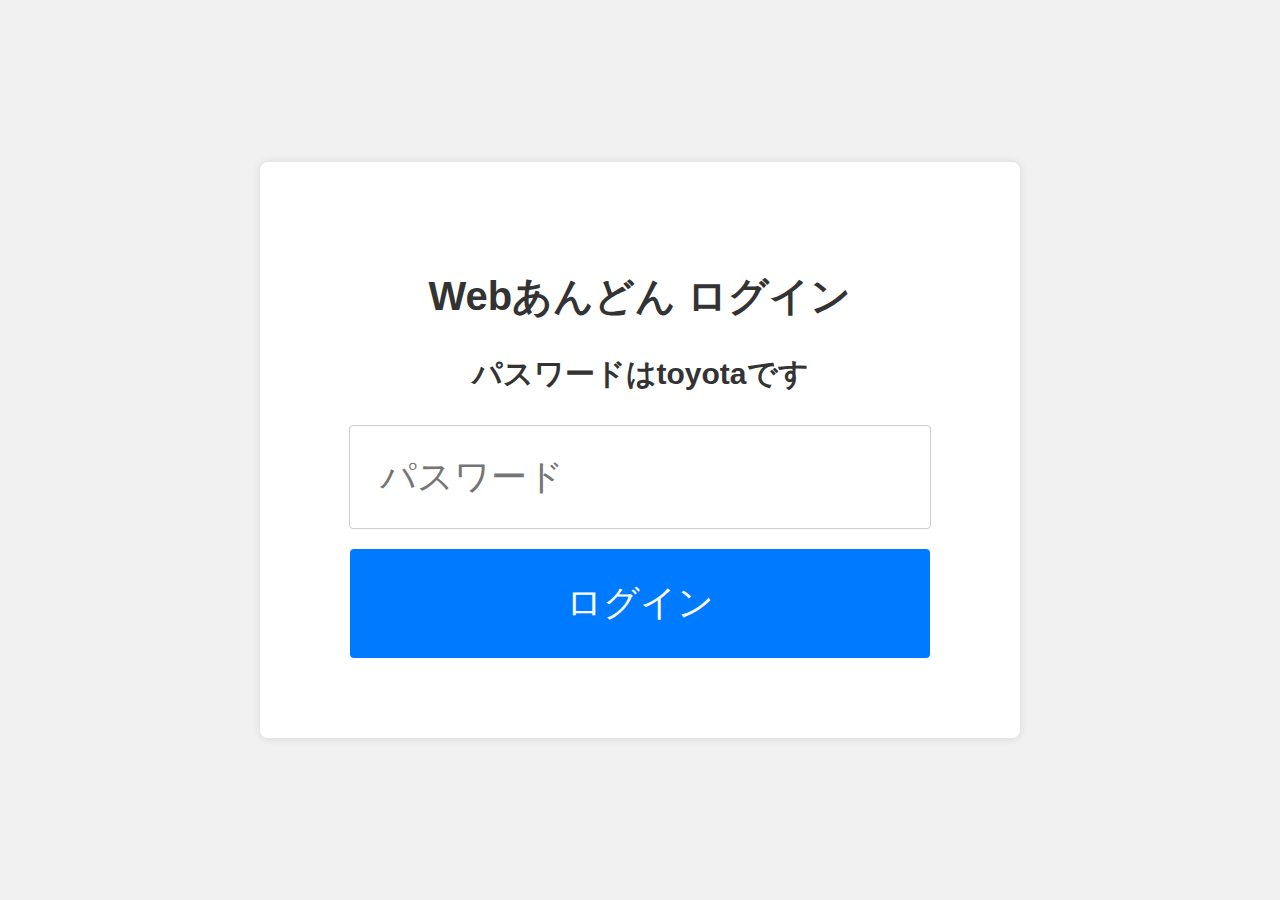
<file: index.html>
<!DOCTYPE html>
<html lang="en">
<head>
  <meta charset="UTF-8">
  <meta name="viewport" content="width=device-width, initial-scale=1.0">
  <link rel="stylesheet" type="text/css" href="login_style.css">
    <script src="login_script.js" defer></script>
  <title>ログイン</title>
</head>
<body>
  <div class="login-box">
    <h1>Webあんどん ログイン</h1>
    <h3>パスワードはtoyotaです</h3>
    <input type="password" name="password" placeholder="パスワード">
    <button type="submit">ログイン</button>

  </div>
</body>
</html>
</file>
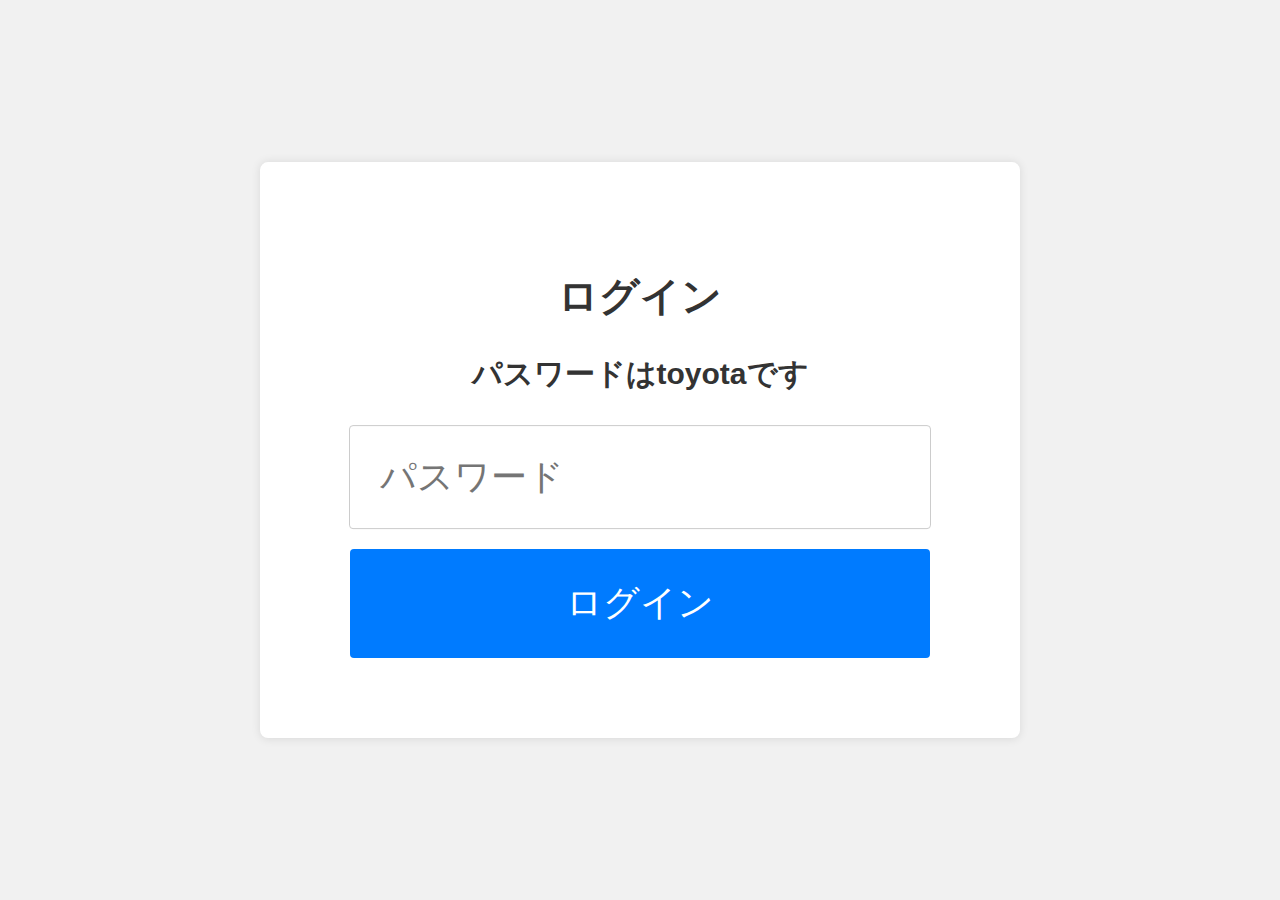
<file: index_login.html>
<!DOCTYPE html>
<html lang="en">
<head>
  <meta charset="UTF-8">
  <meta name="viewport" content="width=device-width, initial-scale=1.0">
  <link rel="stylesheet" type="text/css" href="login_style.css">
    <script src="login_script.js" defer></script>
  <title>ログイン</title>
</head>
<body>
  <div class="login-box">
    <h1>ログイン</h1>
    <h3>パスワードはtoyotaです</h3>
    <input type="password" name="password" placeholder="パスワード">
    <button type="submit">ログイン</button>

  </div>
</body>
</html>
</file>
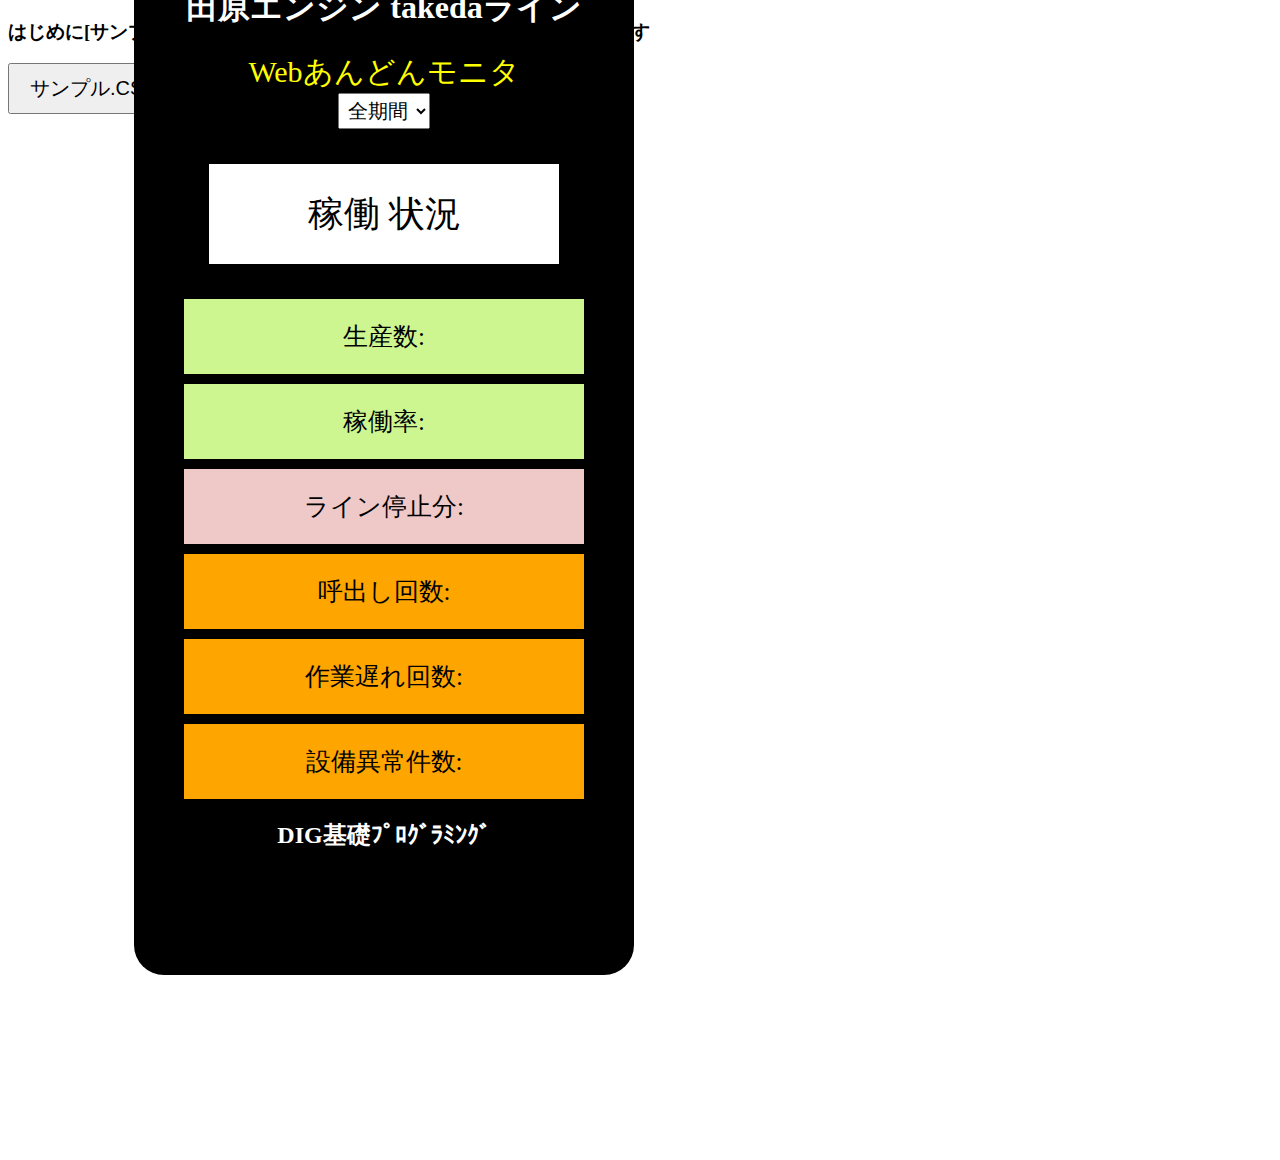
<file: index_monitor.html>
<!DOCTYPE html>
<html>
  <head>
    <title>"Webあんどん"</title>
    <link rel="stylesheet" type="text/css" href="style.css" />
    <script src="script.js" defer></script>
    <script src="make_linestop_random.js" defer></script> <!-- 追加 -->
  </head>
  <body>
    <div class="black-square">
      <div class="trapezoid"></div>

      <h1>田原エンジン takedaライン</h1>
      
      <!-- 赤いBOX -->
      <div id="redBox">Webあんどんモニタ</div> <!-- ここに数字を表示 -->
      
      <select id="period">
        <option value="all">全期間</option>
        <option value="today">本日</option>
        <option value="thisWeek">今週</option>
        <option value="thisMonth">今月</option>
        <option value="thisYear">今年</option>
      </select>
      
      <!-- 合計値の表示BOX -->
      <div id="totalBox">稼働 状況 <span id="totalValue"></span></div>
      
      <div id="num1Box" class="total-box">生産数: <span id="num1Value"></span></div>
      <div id="num2Box" class="total-box">稼働率: <span id="num2Value"></span></div>
      <div id="num3Box" class="total-box">ライン停止分: <span id="num3Value"></span></div>
      <div id="num4Box" class="total-box">呼出し回数: <span id="num4Value"></span></div>
      <div id="num5Box" class="total-box">作業遅れ回数: <span id="num5Value"></span></div>
      <div id="num6Box" class="total-box">設備異常件数: <span id="num6Value"></span></div>
      
      <h2>DIG基礎ﾌﾟﾛｸﾞﾗﾐﾝｸﾞ</h2>

      <div class="rabbit"></div>
    </div>

    <h3>はじめに[サンプル.CSV]をクリック
      次に[ファイルを選択]をクリックします
    </h3>

    <!-- ダウンロードボタン -->
    <button id="downloadButton">サンプル.CSV</button>

    <input type="file" id="fileInput">
    <div id="fileContent"></div>
    <div id="total"></div>
    
    <!-- 6つのボックス -->
    <div class="station-box" id="station1-box">Station 1</div>
    <div class="station-box" id="station2-box">Station 2</div>
    <div class="station-box" id="station3-box">Station 3</div>
    <div class="station-box" id="station4-box">Station 4</div>
    <div class="station-box" id="station5-box">Station 5</div>
    <div class="station-box" id="station6-box">Station 6</div>

    
  </body>
</html>
</file>
<file: login_style.css>
body {
  margin: 0;
  padding: 0;
  background-color: #f1f1f1;
  font-family: Arial, sans-serif;
}

.login-box {
  width: 600px;
  padding: 80px;
  position: absolute;
  top: 50%;
  left: 50%;
  transform: translate(-50%, -50%);
  background: #fff;
  text-align: center;
  border-radius: 8px;
  box-shadow: 0 0 10px rgba(0, 0, 0, 0.1);
}

h1 {
  margin-bottom: 30px;
  font-size: 40px;
  color: #333;
}

h3 {
  margin-bottom: 30px;
  font-size: 30px;
  color: #333;
}

input[type="password"] {
  width: calc(90% - 20px);
  padding: 30px;
  font-size: 36px;
  margin-bottom: 20px;
  border: 1px solid #ccc;
  border-radius: 4px;
}

button[type="submit"] {
  width: calc(100% - 20px);
  padding: 30px;
  font-size: 36px;
  background-color: #007bff;
  color: #fff;
  border: none;
  border-radius: 4px;
  cursor: pointer;
}

button[type="submit"]:hover {
  background-color: #0056b3;
}
</file>
<file: style.css>
/* 黒色の四角形のスタイル */
.black-square {
  width: 500px; /* 幅を設定 */
  height: 1050px; /* 高さを設定 */
  background-color: black; /* 背景色を緑に設定 */
  position: absolute; /* 絶対配置 */
  top: 50%; /* 上端を画面の中央に配置します */
  left: 30%; /* 左端を画面の中央に配置します */
  transform: translate(-50%, -50%); /* 中心に配置します */
  padding: 40px; /* 内側の余白を設定 */
  box-sizing: border-box; /* paddingが幅や高さに含まれるようにします */
  text-align: center; /* テキストを中央に配置 */
  border-radius: 30px; /* 角を丸くする */
}

.black-square .trapezoid {
  position: absolute; /* 絶対配置 */
  top: 10px; /* 上端を設定 */
  left: calc(50% - 85px); /* 左端を計算 */
  width: 170px; /* 幅を設定 */
  height: 30px; /* 高さを設定 */
  background-color: rgba(255, 255, 255, 0.312); /* 背景色を白に設定 */
  border-radius: 50px; /* 角を丸くする */
}

/* まず、style.cssにこのルールを書き入れてください。 */
body {
  font-size: 100%;
}

/* 【HTMS + CSS 基本演習】 */

/* ここにルールを足していきましょう。*/
h1 {color: white;}
h2 {color: white;}
h3 {color: black;}

/* 追加：ドロップダウンのスタイル */
#period {
  font-size: 20px; /* フォントサイズを設定 */
  padding: 5px; /* パディングを設定 */
}


/* 合計値を表示する箱のスタイル */
#redBox {color: yellow;
  font-size: 30px;
}

#totalBox {
  position: relative;
  width: 350px;
  height: 100px;
  margin: 35px;
  background-color: white; /* 適切な色を指定してください */
  color: black;
  text-align: center;
  font-size: 36px;
  line-height: 100px; /* 高さと同じにすることで、中央に数字を配置 */
}


/* 各値の四角のスタイル */
#num1Box, #num2Box, #num3Box, #num4Box, #num5Box, #num6Box {
  width: 400px;
  height: 75px;
  margin: 10px;
  text-align: center;
  line-height: 75px;
  font-size: 25px;
}

/* num1の四角 */
#num1Box {
  background-color: rgb(205, 246, 145);
}

/* num2の四角 */
#num2Box {
  background-color: rgb(205, 246, 145);
}

/* num3の四角 */
#num3Box {
  background-color: rgb(239, 200, 200);
}

/* num4の四角 */
#num4Box {
  background-color: orange;
}

/* num5の四角 */
#num5Box {
  background-color: orange;
}

/* num6の四角 */
#num6Box {
  background-color: orange;
}

/* downButanのサイズを大きくする */
#downloadButton {
  font-size: 20px; /* ボタンのテキストのサイズを大きくします */
  padding: 10px 20px; /* パディングを増やしてボタン全体のサイズを大きくします */
}

/* fileInputのサイズを大きくする */
#fileInput {
  font-size: 25px; /* テキストのサイズを大きくします */
  padding: 5px; /* パディングを増やして入力フィールドのサイズを大きくします */
  width: 600x; /* 入力フィールドの幅を指定します */
}

.container {
  position: absolute;
  bottom: 0;
  width: 100%;
  height: 100px; /* ウサギの高さに合わせて調整 */
}

.black-box {
  position: relative;
  width: 80%; /* 黒い四角の幅を調整 */
  height: 80px; /* 黒い四角の高さを調整 */
  background-color: black; /* 黒い四角の背景色 */
  margin: auto; /* 中央配置 */
  overflow: hidden; /* 内部の要素がはみ出た場合は表示しない */
}

@keyframes run {
  from {
    right: -1500px; /* スタート位置 */
  }
  to {
    right: calc(300% + 100px); /* 終了位置 */
  }
}

.rabbit {
  position: relative;
  bottom: 0;
  right: 0px; /* 画面の外側からスタート */
  width: 100px; /* ウサギの幅に合わせて調整 */
  height: 100px; /* ウサギの高さに合わせて調整 */
  background-image: url("https://illustkun.com/wp-content/uploads/2018/12/illustkun-02392-small-car.png"); /* ウサギの画像を指定 */
  background-size: cover;
  animation: run 200s linear infinite; /* アニメーションを設定 */
}


/* 各ボックスのスタイル */
.station-box {
  width: 400px;
  height: 120px;
  background-color: #ccc;
  margin: 30px;
  text-align: center;
  line-height: 50px;
  font-size: 20px;
  position: absolute; /* 絶対位置指定 */
}

#station1-box {
  top: 210px;
  left: 1500px;
}

#station2-box {
  top: 370px;
  left: 1500px;
}

#station3-box {
  top: 530px;
  left: 1500px;
}

#station4-box {
  top: 690px;
  left: 1500px;
}

#station5-box {
  top: 850px;
  left: 1500px;
}

#station6-box {
  top: 1010px;
  left: 1500px;
}
</file>
